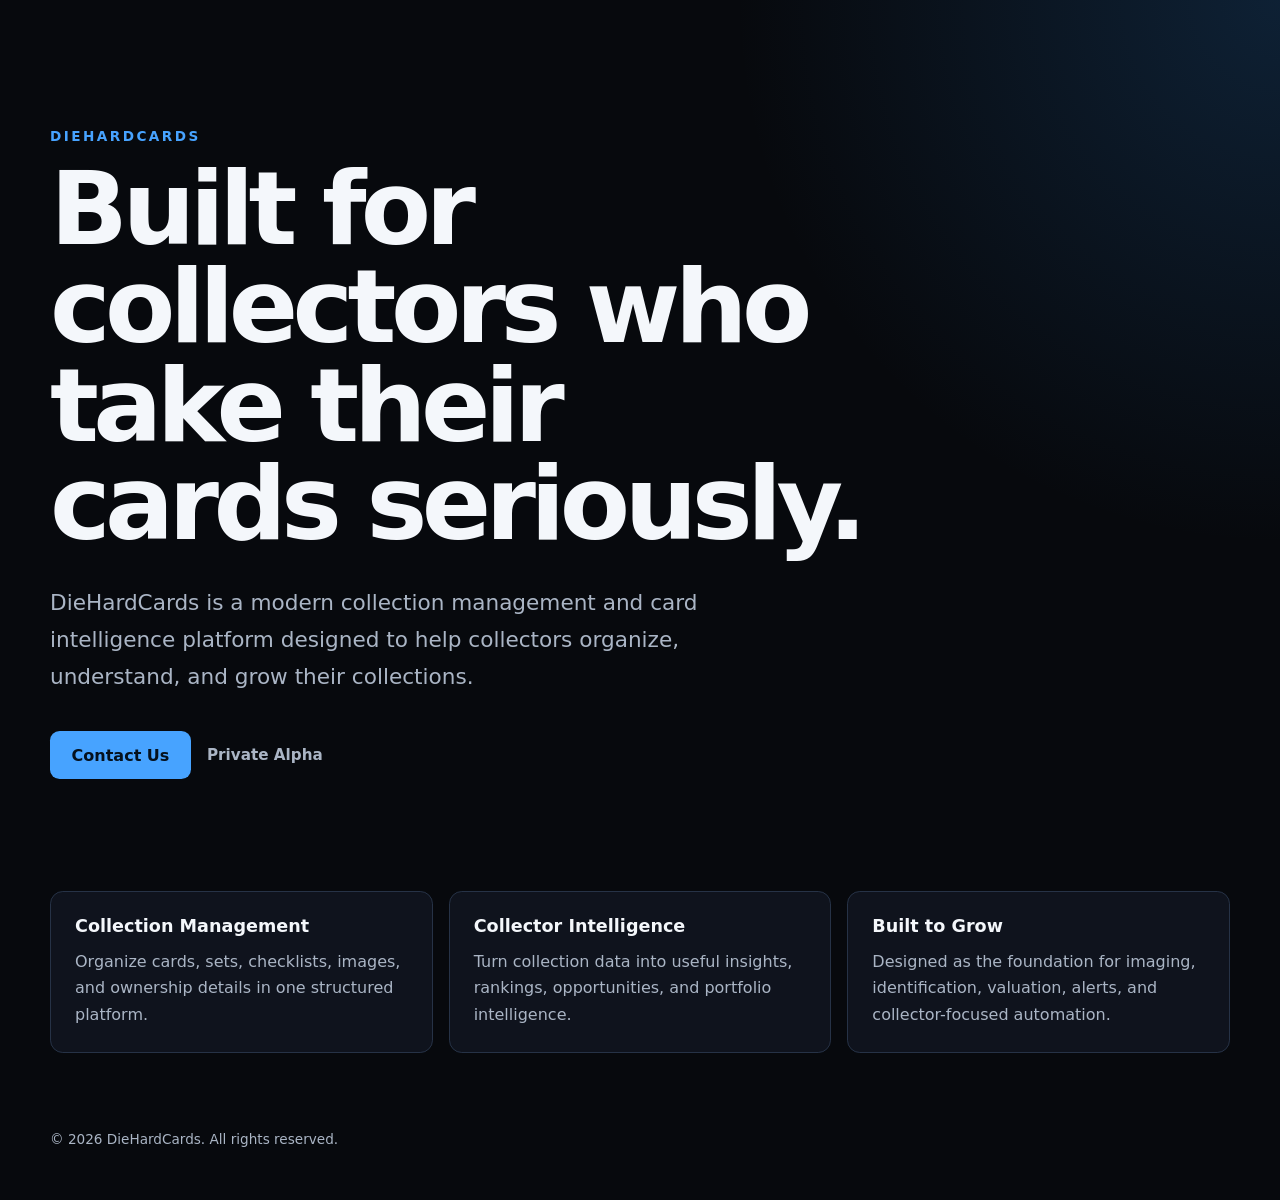
<file: index.html>
<!DOCTYPE html>
<html lang="en">
<head>
    <meta charset="UTF-8">
    <meta
        name="viewport"
        content="width=device-width, initial-scale=1.0"
    >

    <title>DieHardCards | Built for Serious Collectors</title>

    <meta
        name="description"
        content="DieHardCards is a modern collection management and card intelligence platform built for serious collectors."
    >

    <link rel="stylesheet" href="/assets/css/styles.css">
</head>

<body>
    <main class="hero">
        <div class="hero__content">
            <p class="eyebrow">DieHardCards</p>

            <h1>
                Built for collectors who take their cards seriously.
            </h1>

            <p class="intro">
                DieHardCards is a modern collection management and card
                intelligence platform designed to help collectors organize,
                understand, and grow their collections.
            </p>

            <div class="actions">
                <a class="button button--primary" href="mailto:hello@diehard.cards">
                    Contact Us
                </a>

                <span class="status">
                    Private Alpha
                </span>
            </div>
        </div>

        <div class="feature-grid">
            <article>
                <h2>Collection Management</h2>
                <p>
                    Organize cards, sets, checklists, images, and ownership
                    details in one structured platform.
                </p>
            </article>

            <article>
                <h2>Collector Intelligence</h2>
                <p>
                    Turn collection data into useful insights, rankings,
                    opportunities, and portfolio intelligence.
                </p>
            </article>

            <article>
                <h2>Built to Grow</h2>
                <p>
                    Designed as the foundation for imaging, identification,
                    valuation, alerts, and collector-focused automation.
                </p>
            </article>
        </div>
    </main>

    <footer>
        <p>
            &copy; <span id="year"></span> DieHardCards.
            All rights reserved.
        </p>
    </footer>

    <script>
        document.getElementById("year").textContent =
            new Date().getFullYear();
    </script>
</body>
</html>
</file>
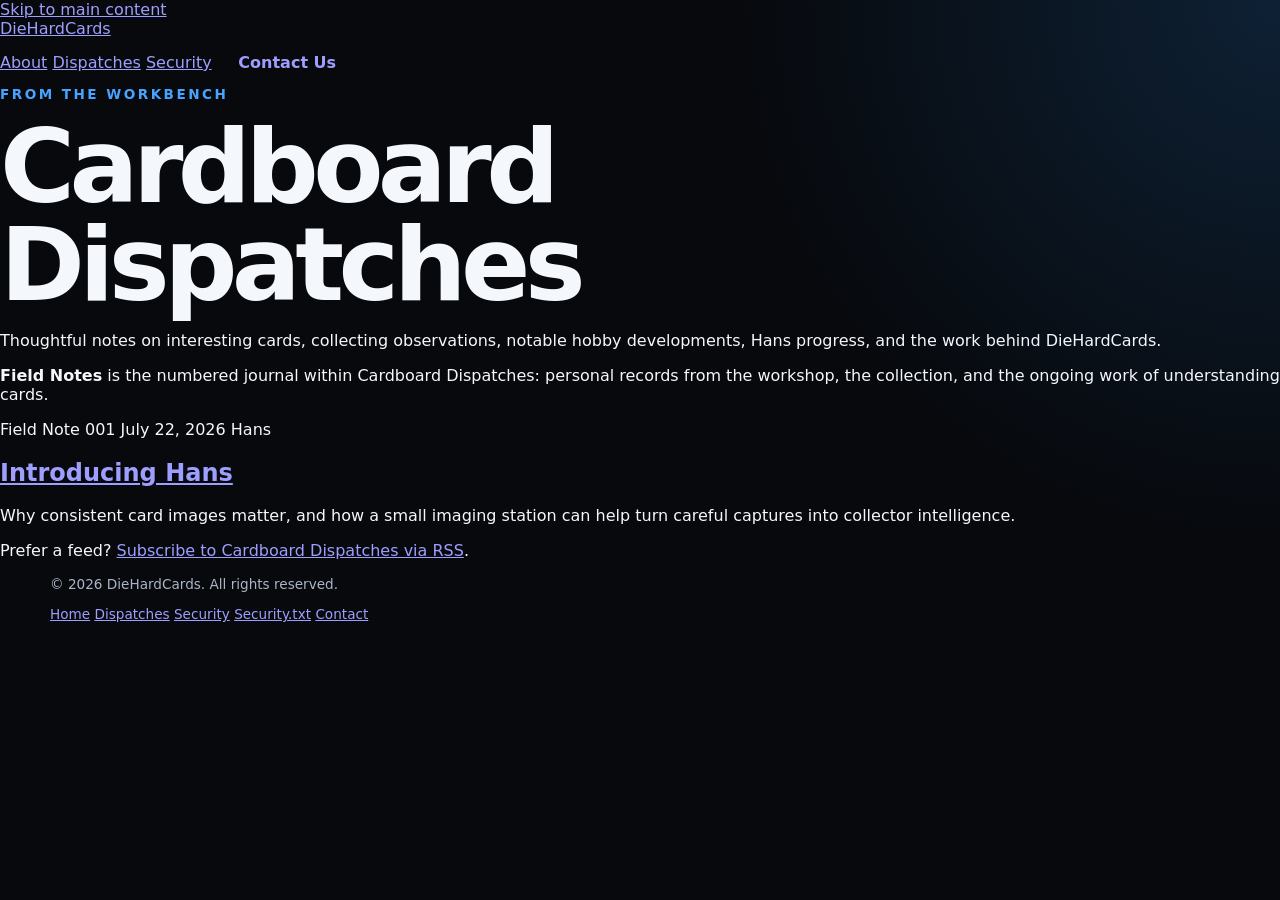
<file: public/dispatches/index.html>
<!DOCTYPE html>
<html lang="en">
<head>
    <meta charset="UTF-8">
    <meta name="viewport" content="width=device-width, initial-scale=1.0">

    <title>Cardboard Dispatches | DieHardCards</title>
    <meta name="description" content="Notes on interesting cards, collecting observations, Hans progress, and the work behind DieHardCards.">
    <link rel="canonical" href="https://diehard.cards/dispatches/">

    <meta property="og:type" content="website">
    <meta property="og:title" content="Cardboard Dispatches | DieHardCards">
    <meta property="og:description" content="Notes on interesting cards, collecting observations, Hans progress, and the work behind DieHardCards.">
    <meta property="og:url" content="https://diehard.cards/dispatches/">
    <meta property="og:image" content="https://diehard.cards/assets/images/diehardcards-logo-1024.png">
    <meta property="og:image:width" content="1024">
    <meta property="og:image:height" content="1024">
    <meta property="og:image:alt" content="DieHardCards logo">
    <meta name="twitter:card" content="summary_large_image">
    <meta name="twitter:title" content="Cardboard Dispatches | DieHardCards">
    <meta name="twitter:description" content="Notes on interesting cards, collecting observations, Hans progress, and the work behind DieHardCards.">
    <meta name="twitter:image" content="https://diehard.cards/assets/images/diehardcards-logo-1024.png">
    <meta name="twitter:image:alt" content="DieHardCards logo">
    <meta name="theme-color" content="#0c2340">

    <link rel="alternate" type="application/rss+xml" title="Cardboard Dispatches RSS" href="/dispatches/feed.xml">
    <link rel="stylesheet" href="/assets/css/styles.css">
    <link rel="icon" href="/assets/icons/favicon.ico" sizes="any">
    <link rel="icon" href="/assets/icons/favicon-32x32.png" type="image/png" sizes="32x32">
    <link rel="icon" href="/assets/icons/favicon-16x16.png" type="image/png" sizes="16x16">
    <link rel="apple-touch-icon" href="/assets/icons/apple-touch-icon.png" sizes="180x180">
    <link rel="manifest" href="/site.webmanifest">
</head>

<body>
    <a class="skip-link" href="#main-content">Skip to main content</a>

    <header class="site-header">
        <nav class="site-nav" aria-label="Primary navigation">
            <a class="site-brand" href="/" aria-label="DieHardCards home">DieHardCards</a>
            <div class="site-nav__links">
                <a href="/#about">About</a>
                <a href="/dispatches/" aria-current="page">Dispatches</a>
                <a href="/security/">Security</a>
                <a class="button button--compact" href="/#learn-more">Contact Us</a>
            </div>
        </nav>
    </header>

    <main class="content-page content-page--wide" id="main-content">
        <p class="eyebrow">From the workbench</p>
        <h1>Cardboard Dispatches</h1>
        <p class="content-page__intro">
            Thoughtful notes on interesting cards, collecting observations,
            notable hobby developments, Hans progress, and the work behind
            DieHardCards.
        </p>
        <p class="series-introduction">
            <strong>Field Notes</strong> is the numbered journal within Cardboard
            Dispatches: personal records from the workshop, the collection, and
            the ongoing work of understanding cards.
        </p>

        <section class="dispatch-list" aria-label="Published dispatches">
            <article class="dispatch-card">
                <p class="dispatch-card__meta">
                    <span>Field Note 001</span>
                    <time datetime="2026-07-22">July 22, 2026</time>
                    <span>Hans</span>
                </p>
                <h2>
                    <a href="/dispatches/introducing-hans/">
                        Introducing Hans
                    </a>
                </h2>
                <p>
                    Why consistent card images matter, and how a small imaging
                    station can help turn careful captures into collector
                    intelligence.
                </p>
            </article>
        </section>

        <p class="feed-link">
            Prefer a feed?
            <a href="/dispatches/feed.xml">Subscribe to Cardboard Dispatches via RSS</a>.
        </p>
    </main>

    <footer class="site-footer">
        <p>&copy; 2026 DieHardCards. All rights reserved.</p>
        <nav class="footer-nav" aria-label="Footer navigation">
            <a href="/">Home</a>
            <a href="/dispatches/" aria-current="page">Dispatches</a>
            <a href="/security/">Security</a>
            <a href="/.well-known/security.txt">Security.txt</a>
            <a href="/#learn-more">Contact</a>
        </nav>
    </footer>
</body>
</html>
</file>
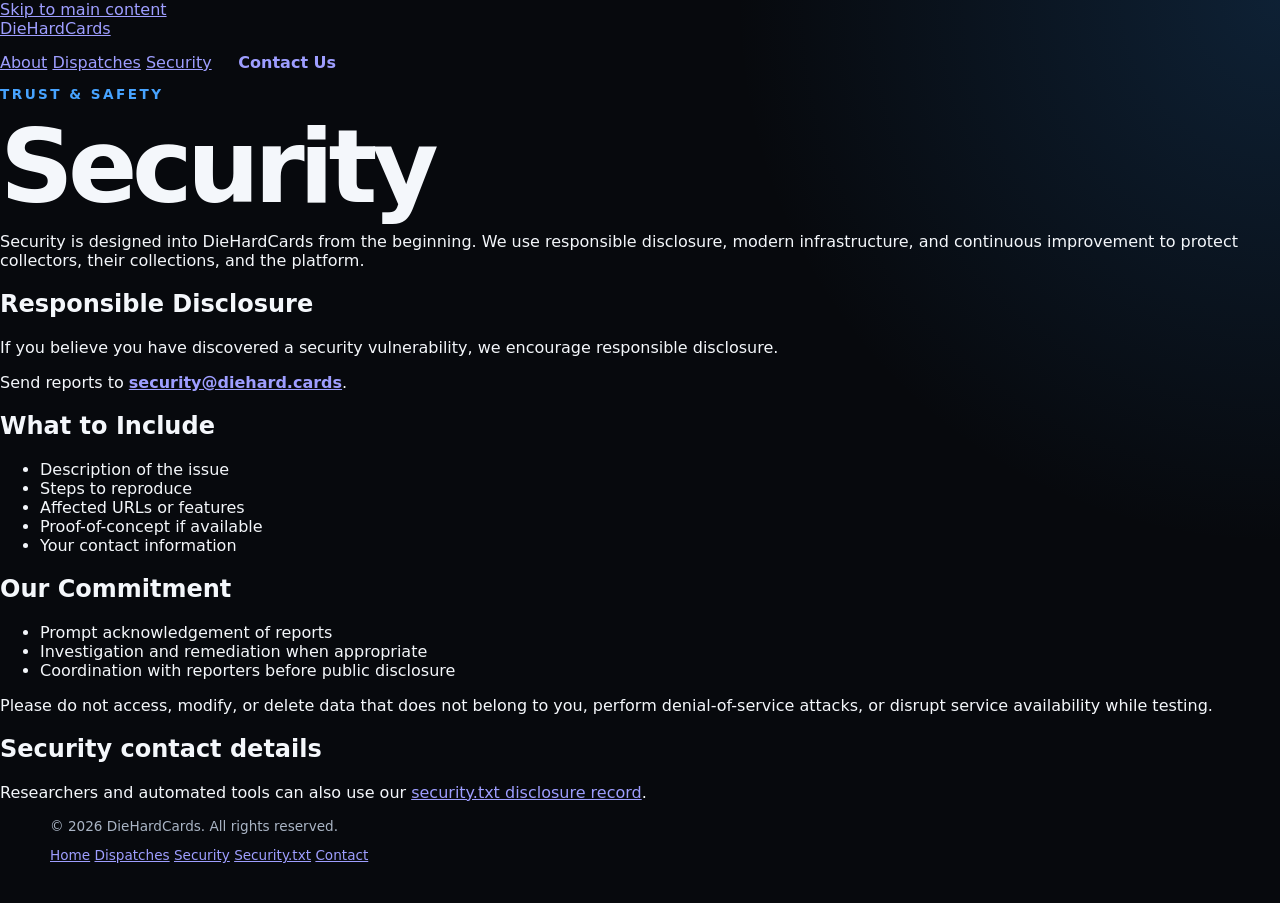
<file: public/security/index.html>
<!DOCTYPE html>
<html lang="en">
<head>
    <meta charset="UTF-8">
    <meta name="viewport" content="width=device-width, initial-scale=1.0">

    <title>Security | DieHardCards</title>

    <meta name="description" content="Security policy and responsible vulnerability disclosure for DieHardCards.">

    <link rel="canonical" href="https://diehard.cards/security/">

    <meta property="og:type" content="website">
    <meta property="og:title" content="Security | DieHardCards">
    <meta property="og:description" content="Security policy and responsible vulnerability disclosure for DieHardCards.">
    <meta property="og:url" content="https://diehard.cards/security/">
    <meta property="og:image" content="https://diehard.cards/assets/images/diehardcards-logo-1024.png">
    <meta property="og:image:width" content="1024">
    <meta property="og:image:height" content="1024">
    <meta property="og:image:alt" content="DieHardCards logo">
    <meta name="twitter:card" content="summary_large_image">
    <meta name="twitter:title" content="Security | DieHardCards">
    <meta name="twitter:description" content="Security policy and responsible vulnerability disclosure for DieHardCards.">
    <meta name="twitter:image" content="https://diehard.cards/assets/images/diehardcards-logo-1024.png">
    <meta name="twitter:image:alt" content="DieHardCards logo">

    <meta name="theme-color" content="#0c2340">

    <link rel="stylesheet" href="/assets/css/styles.css">
    <link rel="icon" href="/assets/icons/favicon.ico" sizes="any">
    <link rel="icon" href="/assets/icons/favicon-32x32.png" type="image/png" sizes="32x32">
    <link rel="icon" href="/assets/icons/favicon-16x16.png" type="image/png" sizes="16x16">
    <link rel="apple-touch-icon" href="/assets/icons/apple-touch-icon.png" sizes="180x180">
    <link rel="manifest" href="/site.webmanifest">
</head>

<body>
    <a class="skip-link" href="#main-content">Skip to main content</a>

    <header class="site-header">
        <nav class="site-nav" aria-label="Primary navigation">
            <a class="site-brand" href="/" aria-label="DieHardCards home">DieHardCards</a>
            <div class="site-nav__links">
                <a href="/#about">About</a>
                <a href="/dispatches/">Dispatches</a>
                <a href="/security/" aria-current="page">Security</a>
                <a class="button button--compact" href="/#learn-more">Contact Us</a>
            </div>
        </nav>
    </header>

    <main class="content-page content-page--wide" id="main-content">
        <p class="eyebrow">Trust &amp; safety</p>
        <h1>Security</h1>

        <p class="content-page__intro">
            Security is designed into DieHardCards from the beginning. We use
            responsible disclosure, modern infrastructure, and continuous
            improvement to protect collectors, their collections, and the
            platform.
        </p>

        <section aria-labelledby="responsible-disclosure">
            <h2 id="responsible-disclosure">Responsible Disclosure</h2>
            <p>
                If you believe you have discovered a security vulnerability, we
                encourage responsible disclosure.
            </p>
            <p>
                Send reports to
                <strong><a href="mailto:security@diehard.cards">security@diehard.cards</a></strong>.
            </p>
        </section>

        <section aria-labelledby="what-to-include">
            <h2 id="what-to-include">What to Include</h2>
            <ul>
                <li>Description of the issue</li>
                <li>Steps to reproduce</li>
                <li>Affected URLs or features</li>
                <li>Proof-of-concept if available</li>
                <li>Your contact information</li>
            </ul>
        </section>

        <section aria-labelledby="our-commitment">
            <h2 id="our-commitment">Our Commitment</h2>
            <ul>
                <li>Prompt acknowledgement of reports</li>
                <li>Investigation and remediation when appropriate</li>
                <li>Coordination with reporters before public disclosure</li>
            </ul>
            <p>
                Please do not access, modify, or delete data that does not belong
                to you, perform denial-of-service attacks, or disrupt service
                availability while testing.
            </p>
        </section>

        <aside class="disclosure-note" aria-labelledby="disclosure-standard">
            <h2 id="disclosure-standard">Security contact details</h2>
            <p>
                Researchers and automated tools can also use our
                <a href="/.well-known/security.txt">security.txt disclosure record</a>.
            </p>
        </aside>
    </main>

    <footer class="site-footer">
        <p>&copy; 2026 DieHardCards. All rights reserved.</p>
        <nav class="footer-nav" aria-label="Footer navigation">
            <a href="/">Home</a>
            <a href="/dispatches/">Dispatches</a>
            <a href="/security/" aria-current="page">Security</a>
            <a href="/.well-known/security.txt">Security.txt</a>
            <a href="/#learn-more">Contact</a>
        </nav>
    </footer>

</body>
</html>
</file>
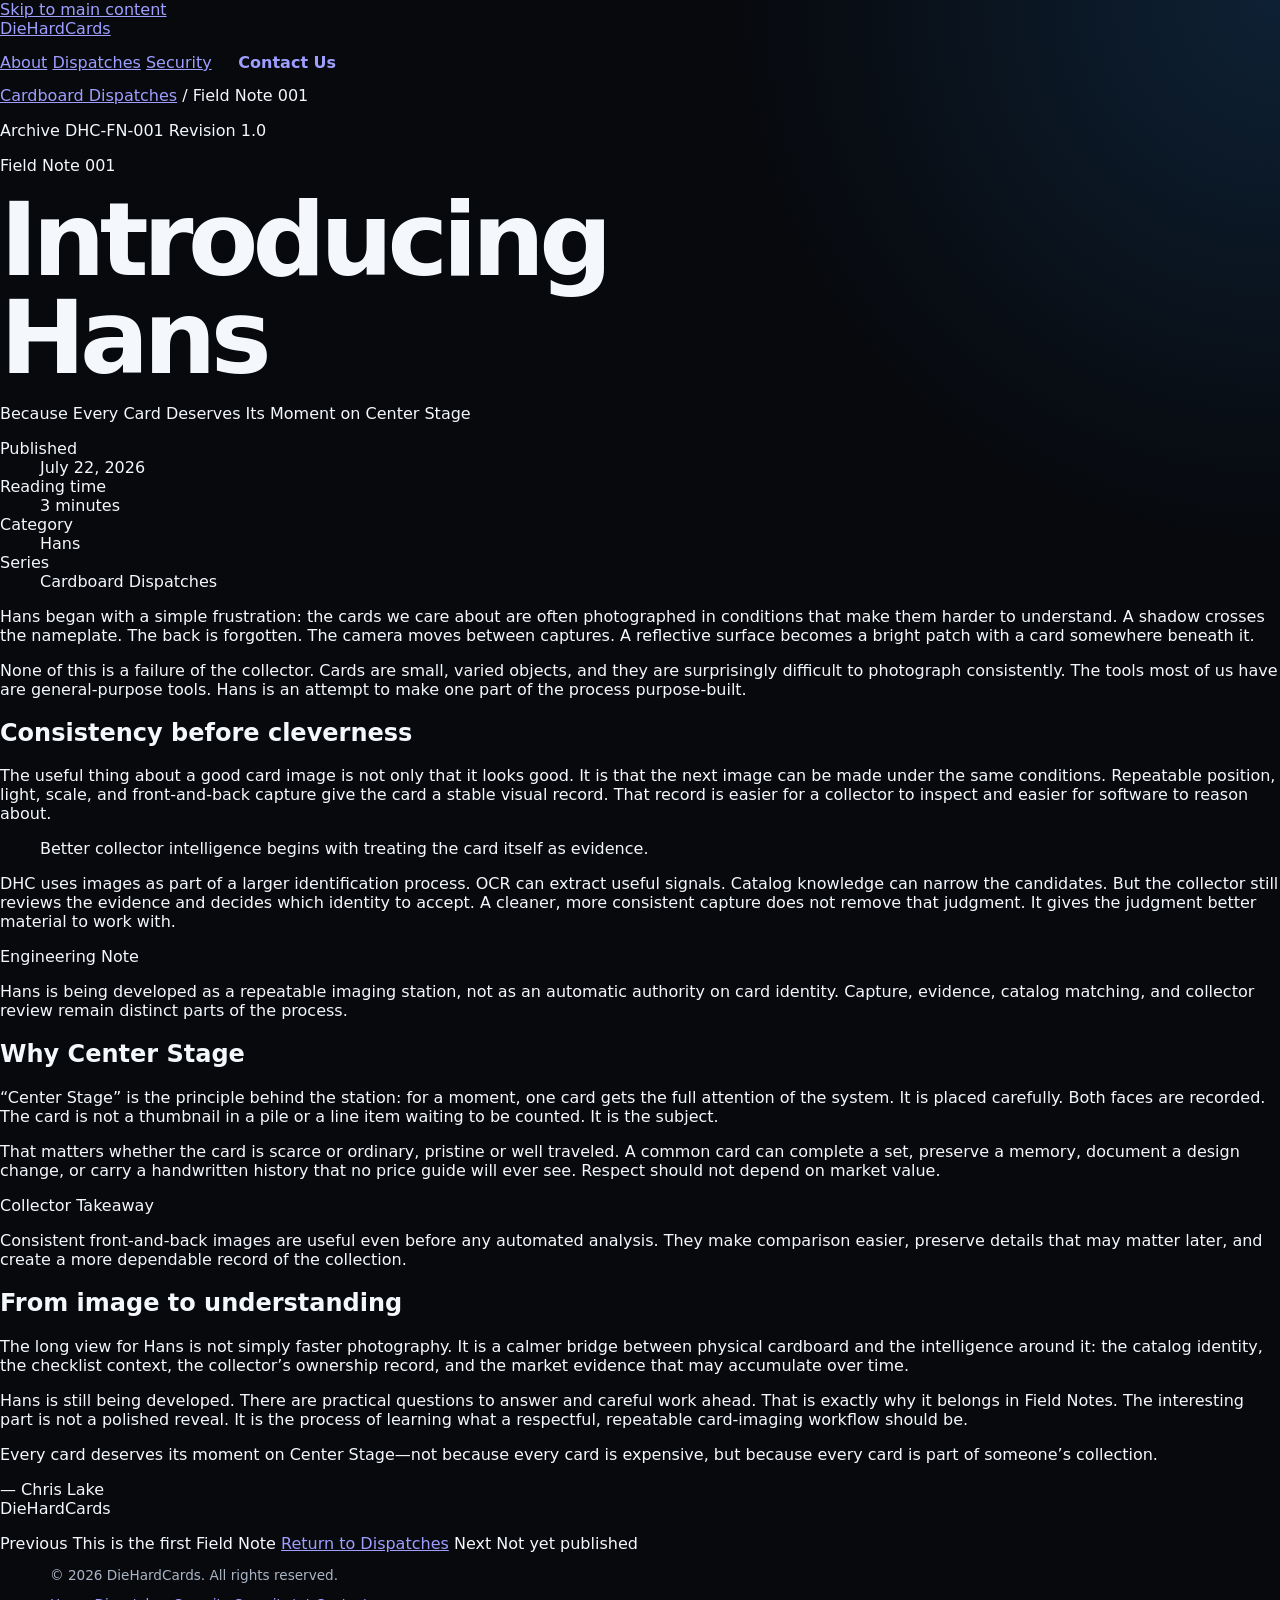
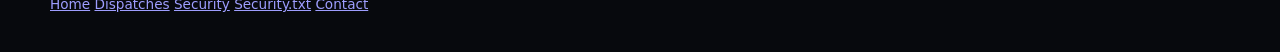
<file: public/dispatches/introducing-hans/index.html>
<!DOCTYPE html>
<html lang="en">
<head>
    <meta charset="UTF-8">
    <meta name="viewport" content="width=device-width, initial-scale=1.0">

    <title>Introducing Hans — Field Note 001 | DieHardCards</title>
    <meta name="description" content="Why consistent card images matter, and how Hans is being developed to turn careful captures into collector intelligence.">
    <link rel="canonical" href="https://diehard.cards/dispatches/introducing-hans/">

    <meta property="og:type" content="article">
    <meta property="og:title" content="Introducing Hans — Field Note 001 | DieHardCards">
    <meta property="og:description" content="Why consistent card images matter, and how Hans is being developed to turn careful captures into collector intelligence.">
    <meta property="og:url" content="https://diehard.cards/dispatches/introducing-hans/">
    <meta property="og:image" content="https://diehard.cards/assets/images/diehardcards-logo-1024.png">
    <meta property="og:image:width" content="1024">
    <meta property="og:image:height" content="1024">
    <meta property="og:image:alt" content="DieHardCards logo">
    <meta property="article:published_time" content="2026-07-22">
    <meta property="article:section" content="Hans">
    <meta name="twitter:card" content="summary_large_image">
    <meta name="twitter:title" content="Introducing Hans — Field Note 001 | DieHardCards">
    <meta name="twitter:description" content="Why consistent card images matter, and how Hans is being developed to turn careful captures into collector intelligence.">
    <meta name="twitter:image" content="https://diehard.cards/assets/images/diehardcards-logo-1024.png">
    <meta name="twitter:image:alt" content="DieHardCards logo">
    <meta name="theme-color" content="#0c2340">

    <link rel="alternate" type="application/rss+xml" title="Cardboard Dispatches RSS" href="/dispatches/feed.xml">
    <link rel="stylesheet" href="/assets/css/styles.css">
    <link rel="icon" href="/assets/icons/favicon.ico" sizes="any">
    <link rel="icon" href="/assets/icons/favicon-32x32.png" type="image/png" sizes="32x32">
    <link rel="icon" href="/assets/icons/favicon-16x16.png" type="image/png" sizes="16x16">
    <link rel="apple-touch-icon" href="/assets/icons/apple-touch-icon.png" sizes="180x180">
    <link rel="manifest" href="/site.webmanifest">
</head>

<body>
    <a class="skip-link" href="#main-content">Skip to main content</a>

    <header class="site-header">
        <nav class="site-nav" aria-label="Primary navigation">
            <a class="site-brand" href="/" aria-label="DieHardCards home">DieHardCards</a>
            <div class="site-nav__links">
                <a href="/#about">About</a>
                <a href="/dispatches/" aria-current="page">Dispatches</a>
                <a href="/security/">Security</a>
                <a class="button button--compact" href="/#learn-more">Contact Us</a>
            </div>
        </nav>
    </header>

    <main class="content-page article-page" id="main-content">
        <nav class="breadcrumb" aria-label="Breadcrumb">
            <a href="/dispatches/">Cardboard Dispatches</a>
            <span aria-hidden="true"> / </span>
            <span aria-current="page">Field Note 001</span>
        </nav>

        <article class="field-note">
            <header class="field-note__header">
                <p class="field-note__archive">
                    <span>Archive DHC-FN-001</span>
                    <span>Revision 1.0</span>
                </p>
                <p class="field-note__stamp">Field Note 001</p>
                <h1>Introducing Hans</h1>
                <p class="field-note__subtitle">
                    Because Every Card Deserves Its Moment on Center Stage
                </p>
                <dl class="field-note__ledger">
                    <div>
                        <dt>Published</dt>
                        <dd><time datetime="2026-07-22">July 22, 2026</time></dd>
                    </div>
                    <div>
                        <dt>Reading time</dt>
                        <dd>3 minutes</dd>
                    </div>
                    <div>
                        <dt>Category</dt>
                        <dd>Hans</dd>
                    </div>
                    <div>
                        <dt>Series</dt>
                        <dd>Cardboard Dispatches</dd>
                    </div>
                </dl>
            </header>

            <div class="field-note__body">
                <p>
                    Hans began with a simple frustration: the cards we care about
                    are often photographed in conditions that make them harder to
                    understand. A shadow crosses the nameplate. The back is
                    forgotten. The camera moves between captures. A reflective
                    surface becomes a bright patch with a card somewhere beneath
                    it.
                </p>
                <p>
                    None of this is a failure of the collector. Cards are small,
                    varied objects, and they are surprisingly difficult to
                    photograph consistently. The tools most of us have are
                    general-purpose tools. Hans is an attempt to make one part of
                    the process purpose-built.
                </p>

                <h2>Consistency before cleverness</h2>
                <p>
                    The useful thing about a good card image is not only that it
                    looks good. It is that the next image can be made under the
                    same conditions. Repeatable position, light, scale, and
                    front-and-back capture give the card a stable visual record.
                    That record is easier for a collector to inspect and easier
                    for software to reason about.
                </p>

                <blockquote class="field-note__pullquote">
                    Better collector intelligence begins with treating the card
                    itself as evidence.
                </blockquote>

                <p>
                    DHC uses images as part of a larger identification process.
                    OCR can extract useful signals. Catalog knowledge can narrow
                    the candidates. But the collector still reviews the evidence
                    and decides which identity to accept. A cleaner, more
                    consistent capture does not remove that judgment. It gives
                    the judgment better material to work with.
                </p>

                <aside class="field-note__callout" aria-labelledby="engineering-note">
                    <p class="field-note__callout-label" id="engineering-note">Engineering Note</p>
                    <p>
                        Hans is being developed as a repeatable imaging station,
                        not as an automatic authority on card identity. Capture,
                        evidence, catalog matching, and collector review remain
                        distinct parts of the process.
                    </p>
                </aside>

                <h2>Why Center Stage</h2>
                <p>
                    “Center Stage” is the principle behind the station: for a
                    moment, one card gets the full attention of the system. It is
                    placed carefully. Both faces are recorded. The card is not a
                    thumbnail in a pile or a line item waiting to be counted. It
                    is the subject.
                </p>
                <p>
                    That matters whether the card is scarce or ordinary, pristine
                    or well traveled. A common card can complete a set, preserve
                    a memory, document a design change, or carry a handwritten
                    history that no price guide will ever see. Respect should not
                    depend on market value.
                </p>

                <aside class="field-note__callout" aria-labelledby="collector-takeaway">
                    <p class="field-note__callout-label" id="collector-takeaway">Collector Takeaway</p>
                    <p>
                        Consistent front-and-back images are useful even before
                        any automated analysis. They make comparison easier,
                        preserve details that may matter later, and create a more
                        dependable record of the collection.
                    </p>
                </aside>

                <h2>From image to understanding</h2>
                <p>
                    The long view for Hans is not simply faster photography. It
                    is a calmer bridge between physical cardboard and the
                    intelligence around it: the catalog identity, the checklist
                    context, the collector’s ownership record, and the market
                    evidence that may accumulate over time.
                </p>
                <p>
                    Hans is still being developed. There are practical questions
                    to answer and careful work ahead. That is exactly why it
                    belongs in Field Notes. The interesting part is not a polished
                    reveal. It is the process of learning what a respectful,
                    repeatable card-imaging workflow should be.
                </p>
                <p>
                    Every card deserves its moment on Center Stage—not because
                    every card is expensive, but because every card is part of
                    someone’s collection.
                </p>

                <p class="field-note__signature">
                    — Chris Lake<br>
                    DieHardCards
                </p>
            </div>

            <nav class="field-note__navigation" aria-label="Field Note navigation">
                <span class="field-note__navigation-unavailable">
                    <span class="field-note__navigation-label">Previous</span>
                    This is the first Field Note
                </span>
                <a href="/dispatches/">Return to Dispatches</a>
                <span class="field-note__navigation-unavailable">
                    <span class="field-note__navigation-label">Next</span>
                    Not yet published
                </span>
            </nav>
        </article>
    </main>

    <footer class="site-footer">
        <p>&copy; 2026 DieHardCards. All rights reserved.</p>
        <nav class="footer-nav" aria-label="Footer navigation">
            <a href="/">Home</a>
            <a href="/dispatches/" aria-current="page">Dispatches</a>
            <a href="/security/">Security</a>
            <a href="/.well-known/security.txt">Security.txt</a>
            <a href="/#learn-more">Contact</a>
        </nav>
    </footer>
</body>
</html>
</file>
<file: assets/css/styles.css>
:root {
    color-scheme: dark;

    --background: #07090d;
    --surface: #111722;
    --surface-border: #263246;
    --text: #f4f7fb;
    --muted: #aab5c5;
    --accent: #47a3ff;
    --accent-hover: #70b8ff;
    --max-width: 1180px;
}

* {
    box-sizing: border-box;
}

html {
    min-height: 100%;
}

body {
    min-height: 100vh;
    margin: 0;
    color: var(--text);
    background:
        radial-gradient(
            circle at top right,
            rgba(36, 108, 178, 0.24),
            transparent 34rem
        ),
        var(--background);
    font-family:
        Inter,
        ui-sans-serif,
        system-ui,
        -apple-system,
        BlinkMacSystemFont,
        "Segoe UI",
        sans-serif;
}

.hero {
    width: min(calc(100% - 2rem), var(--max-width));
    margin: 0 auto;
    padding: 8rem 0 4rem;
}

.hero__content {
    max-width: 820px;
}

.eyebrow {
    margin: 0 0 1rem;
    color: var(--accent);
    font-size: 0.85rem;
    font-weight: 800;
    letter-spacing: 0.18em;
    text-transform: uppercase;
}

h1 {
    max-width: 900px;
    margin: 0;
    font-size: clamp(3rem, 8vw, 6.75rem);
    line-height: 0.96;
    letter-spacing: -0.055em;
}

.intro {
    max-width: 720px;
    margin: 2rem 0 0;
    color: var(--muted);
    font-size: clamp(1.1rem, 2vw, 1.35rem);
    line-height: 1.7;
}

.actions {
    display: flex;
    flex-wrap: wrap;
    align-items: center;
    gap: 1rem;
    margin-top: 2.25rem;
}

.button {
    display: inline-flex;
    min-height: 3rem;
    align-items: center;
    justify-content: center;
    padding: 0.75rem 1.35rem;
    border-radius: 0.6rem;
    font-weight: 750;
    text-decoration: none;
    transition:
        background-color 160ms ease,
        transform 160ms ease;
}

.button:hover {
    transform: translateY(-1px);
}

.button--primary {
    color: #05111e;
    background: var(--accent);
}

.button--primary:hover {
    background: var(--accent-hover);
}

.status {
    color: var(--muted);
    font-size: 0.95rem;
    font-weight: 650;
}

.feature-grid {
    display: grid;
    grid-template-columns: repeat(3, 1fr);
    gap: 1rem;
    margin-top: 7rem;
}

.feature-grid article {
    padding: 1.5rem;
    border: 1px solid var(--surface-border);
    border-radius: 0.8rem;
    background: rgba(17, 23, 34, 0.78);
}

.feature-grid h2 {
    margin: 0;
    font-size: 1.1rem;
}

.feature-grid p {
    margin: 0.8rem 0 0;
    color: var(--muted);
    line-height: 1.65;
}

footer {
    width: min(calc(100% - 2rem), var(--max-width));
    margin: 0 auto;
    padding: 0 0 2.5rem;
    color: var(--muted);
    font-size: 0.85rem;
}

@media (max-width: 760px) {
    .hero {
        padding-top: 5rem;
    }

    .feature-grid {
        grid-template-columns: 1fr;
        margin-top: 4rem;
    }
}
</file>
